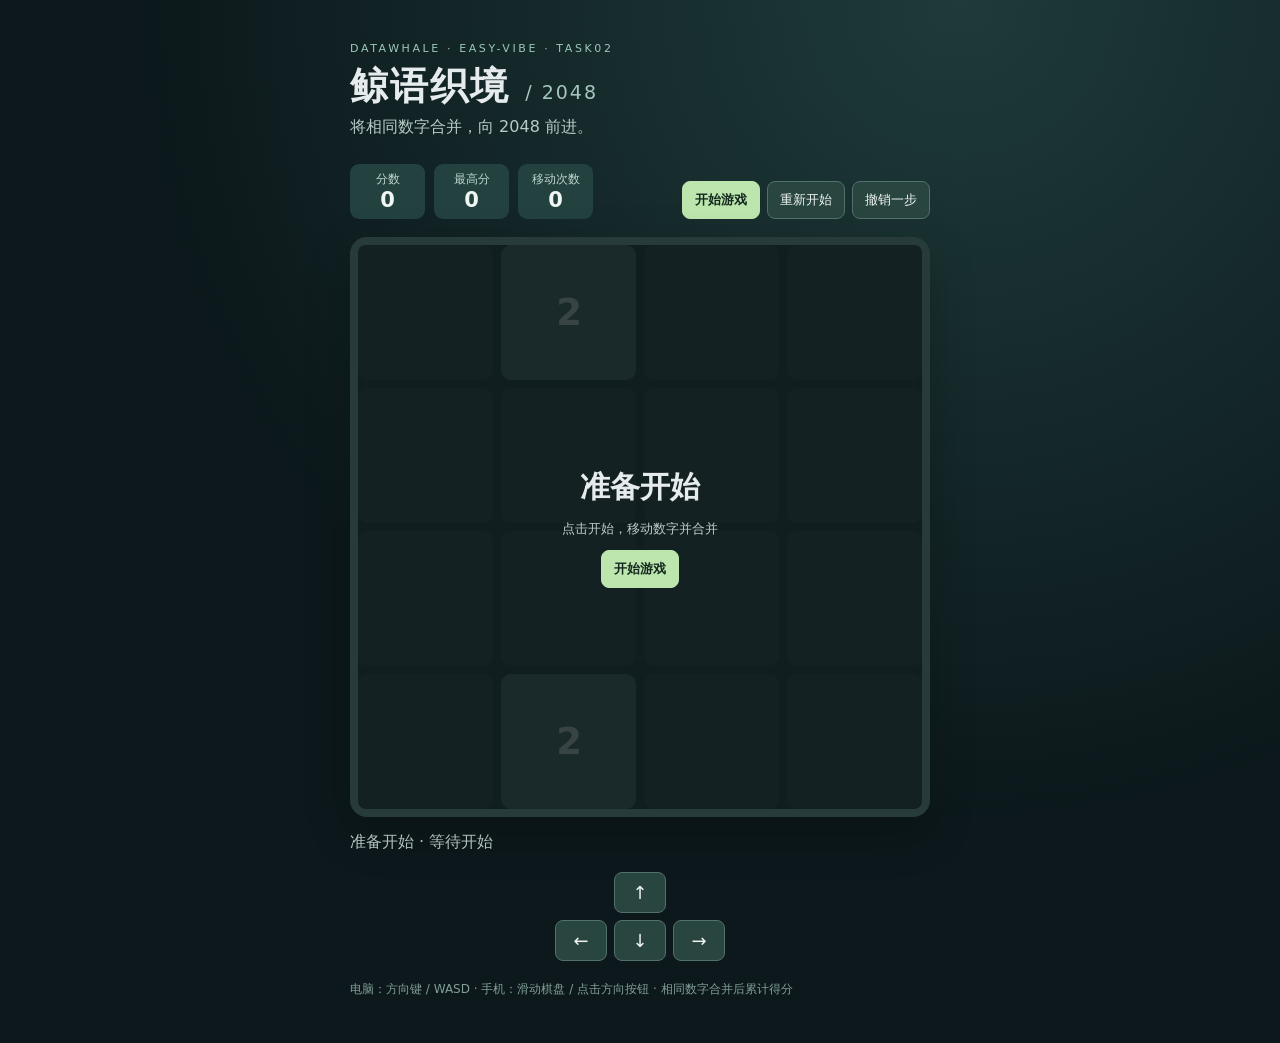
<file: Task02/2048/index.html>
<!doctype html>
<html lang="zh-CN"><head><meta charset="utf-8"><meta name="viewport" content="width=device-width,initial-scale=1">
<title>鲸语织境 · 2048</title><link rel="stylesheet" href="./style.css"></head>
<body><main class="wrap">
<header><div class="eyebrow">DATAWHALE · EASY-VIBE · TASK02</div><h1>鲸语织境 <span>/ 2048</span></h1><p>将相同数字合并，向 2048 前进。</p></header>
<section class="top"><div class="metrics"><div class="metric">分数<strong id="score">0</strong></div><div class="metric">最高分<strong id="best">0</strong></div><div class="metric">移动次数<strong id="moves">0</strong></div></div><div class="buttons"><button id="start" class="primary">开始游戏</button><button id="restart">重新开始</button><button id="undo">撤销一步</button></div></section>
<div class="game"><div id="board" class="board" role="grid" aria-label="2048 游戏棋盘"></div><div id="overlay" class="overlay"><strong id="over-title">准备开始</strong><span id="over-desc">点击开始后使用方向键或 WASD 移动</span><button id="overlay-button" class="primary">开始</button></div></div>
<p id="status" class="status" role="status">等待开始</p>
<div class="dpad" aria-label="触屏方向控制"><button data-move="up">↑</button><div><button data-move="left">←</button><button data-move="down">↓</button><button data-move="right">→</button></div></div>
<footer>电脑：方向键 / WASD · 手机：滑动棋盘 / 点击方向按钮 · 相同数字合并后累计得分</footer>
</main><script src="./game.js"></script><script src="./main.js"></script></body></html>
</file>
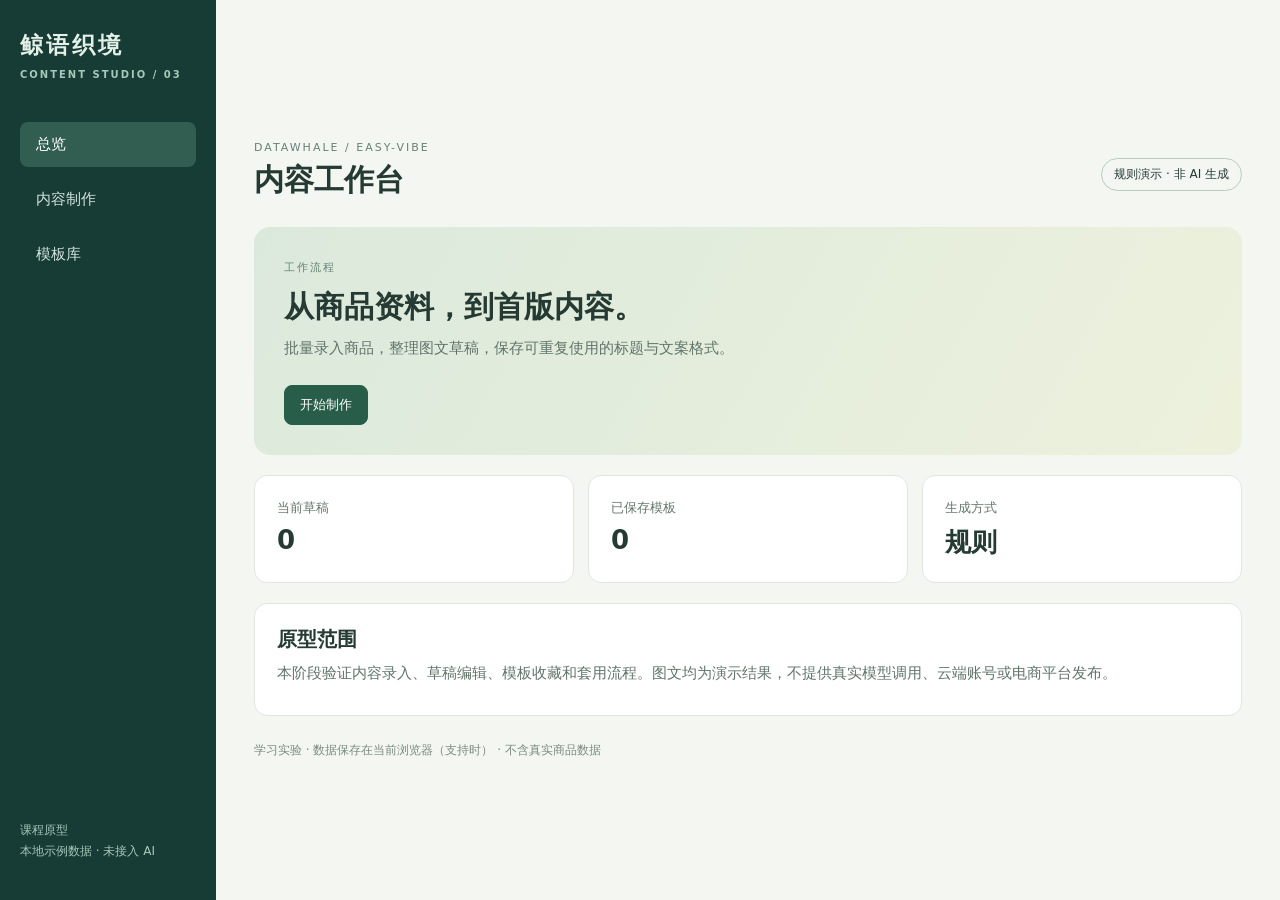
<file: Task03/content-workbench/index.html>
<!DOCTYPE html>
<html lang="zh-CN"><head><meta charset="utf-8"><meta name="viewport" content="width=device-width,initial-scale=1"><title>鲸语织境 · 内容工作台</title><link rel="stylesheet" href="style.css"></head>
<body><div class="shell"><aside id="sidebar"><div class="brand">鲸语织境<span>CONTENT STUDIO / 03</span></div><nav><a href="#overview" data-page="overview">总览</a><a href="#workspace" data-page="workspace">内容制作</a><a href="#templates" data-page="templates">模板库</a></nav><p class="note">课程原型<br>本地示例数据 · 未接入 AI</p></aside><main><header><div><div class="eyebrow">DATAWHALE / EASY-VIBE</div><h1 id="page-title">内容工作台</h1></div><span class="mode">规则演示 · 非 AI 生成</span></header>
<section id="overview" class="page"><div class="hero"><span class="eyebrow">工作流程</span><h2>从商品资料，到首版内容。</h2><p>批量录入商品，整理图文草稿，保存可重复使用的标题与文案格式。</p><a href="#workspace" class="button primary">开始制作</a></div><div class="metrics"><article><small>当前草稿</small><strong id="draft-count">0</strong></article><article><small>已保存模板</small><strong id="template-count">0</strong></article><article><small>生成方式</small><strong>规则</strong></article></div><div class="card"><h2>原型范围</h2><p>本阶段验证内容录入、草稿编辑、模板收藏和套用流程。图文均为演示结果，不提供真实模型调用、云端账号或电商平台发布。</p></div></section>
<section id="workspace" class="page" hidden><div class="card"><div class="section-head"><div><h2>01 商品资料</h2><p>每行一个商品，字段以竖线分隔；最多 30 条。</p></div><button id="example">载入示例</button></div><label for="products">名称 | 类别 | 特点 | 人群</label><textarea id="products" rows="5" placeholder="山野随行杯 | 户外水杯 | 轻便耐用 | 徒步爱好者"></textarea><div class="actions"><label>套用模板<select id="template-select"><option value="">默认格式</option></select></label><button id="generate" class="primary">生成草稿</button></div><p id="message" role="status"></p></div><div class="section-head"><div><h2>02 图文草稿</h2><p>可编辑标题与文案；主图为 HTML/CSS 信息卡示意。</p></div></div><div id="results" class="results"><p class="empty">录入商品后即可生成草稿。</p></div></section>
<section id="templates" class="page" hidden><div class="section-head"><div><h2>可复用内容模板</h2><p>支持 {name}、{category}、{features}、{audience} 四个变量。</p></div><a href="#workspace" class="button">返回制作</a></div><div class="card"><label>模板名称<input id="t-name" placeholder="例如：户外精选"></label><label>标题格式<input id="t-title" value="{audience}精选 · {name}"></label><label>文案格式<textarea id="t-copy" rows="2">{features}。适合{audience}。</textarea></label><button id="add-template" class="primary">保存模板</button><p id="template-message" role="status"></p></div><div id="template-list" class="results"></div></section>
<footer>学习实验 · 数据保存在当前浏览器（支持时） · 不含真实商品数据</footer></main></div><script src="core.js"></script><script src="app.js"></script></body></html>
</file>
<file: Task02/2048/style.css>
:root{font-family:system-ui,"Microsoft YaHei",sans-serif;color:#e6eced;background:#0c181b;color-scheme:dark}*{box-sizing:border-box}body{margin:0;min-height:100vh;background:radial-gradient(circle at 75% 0%,#1e3a3a 0%,#0c181b 58%)}.wrap{max-width:620px;margin:0 auto;padding:42px 20px}.eyebrow{font-size:11px;letter-spacing:2.6px;color:#9bc7ba}h1{margin:6px 0 0;font-size:38px;letter-spacing:2px}h1 span{font-weight:400;font-size:19px;color:#a4c6bd}header p{color:#b6ccc7;margin:5px 0 26px}.top{display:flex;justify-content:space-between;align-items:end;gap:18px;margin-bottom:18px}.metrics{display:flex;gap:9px;flex-wrap:wrap}.metric{background:#23413e;color:#bdd6cf;min-width:75px;padding:7px 13px;border-radius:9px;font-size:12px;text-align:center}.metric strong{display:block;font-size:21px;color:#f0f7f2;font-variant-numeric:tabular-nums}.buttons{display:flex;gap:7px;flex-wrap:wrap;justify-content:end}button{border:1px solid #51726b;border-radius:8px;background:#29453f;color:#f0f5f4;padding:9px 12px;font:inherit;font-size:13px;cursor:pointer}button:hover{background:#386257}.primary{background:#bce6ae;color:#14271e;border-color:#bce6ae;font-weight:650}.primary:hover{background:#d3f2ca}.game{position:relative;aspect-ratio:1;background:#263b3a;border:8px solid #263b3a;border-radius:17px;box-shadow:0 15px 48px #0003;touch-action:none}.board{height:100%;width:100%;display:grid;grid-template-columns:repeat(4,1fr);grid-template-rows:repeat(4,1fr);gap:8px}.tile{display:grid;place-items:center;border-radius:10px;background:#394d4b;color:#f1f9f4;font-size:clamp(18px,5vw,37px);font-weight:750;letter-spacing:-1px;transition:background .12s}.tile[data-v="2"]{background:#58746a}.tile[data-v="4"]{background:#6e9477}.tile[data-v="8"]{background:#a6a46a;color:#17221c}.tile[data-v="16"]{background:#d3b56c;color:#17221c}.tile[data-v="32"]{background:#df966c;color:#17221c}.tile[data-v="64"]{background:#df7962;color:#17221c}.tile[data-v="128"],.tile[data-v="256"]{background:#a0c5c1;color:#142427}.tile[data-v="512"],.tile[data-v="1024"],.tile[data-v="2048"]{background:#c2d6f4;color:#17263a;font-size:clamp(17px,4vw,32px)}.overlay{position:absolute;inset:0;border-radius:8px;background:#0c171acd;display:flex;justify-content:center;align-items:center;flex-direction:column;gap:12px;text-align:center;padding:20px}.overlay[hidden]{display:none}.overlay strong{font-size:30px}.overlay span{font-size:13px;color:#bfcec9}.status{color:#bfcec9;margin:15px 0 0;min-height:22px}.dpad{display:flex;flex-direction:column;align-items:center;gap:7px;margin:18px 0 0}.dpad>div{display:flex;gap:7px}.dpad button{min-width:52px;font-size:18px}footer{margin-top:18px;color:#819f97;font-size:12px;line-height:1.8}@media(max-width:620px){.top{flex-direction:column;align-items:start}.buttons{justify-content:start}.wrap{padding:22px 14px}.board{gap:5px}.game{border-width:5px}}
</file>
<file: Task03/content-workbench/style.css>
:root{font-family:system-ui,"Microsoft YaHei",sans-serif;color:#243a33;background:#f4f6f2;font-size:15px}*{box-sizing:border-box}body{margin:0}.shell{display:grid;grid-template-columns:216px minmax(0,1fr);min-height:100vh}aside{background:#173b35;color:#e3f0e7;padding:30px 20px;position:sticky;top:0;height:100vh;display:flex;flex-direction:column}.brand{font-size:23px;letter-spacing:3px;font-weight:650;margin-bottom:42px}.brand span{display:block;letter-spacing:2px;font-size:10px;color:#a6c8b9;margin-top:8px}nav{display:grid;gap:10px}nav a{color:#d3e4dd;padding:13px 16px;border-radius:8px;text-decoration:none}nav a.active{background:#315e50;color:white}.note{margin-top:auto;color:#a6c8b9;font-size:12px;line-height:1.8}main{max-width:1220px;width:100%;padding:34px 38px;margin:auto}header,.section-head{display:flex;align-items:center;justify-content:space-between;gap:16px;margin-bottom:20px}h1{font-size:30px;margin:6px 0}h2{font-size:20px;margin:0 0 8px}p{line-height:1.7;margin:7px 0;color:#61746a}.eyebrow{font-size:11px;letter-spacing:2px;color:#648275}.mode{font-size:12px;border:1px solid #b8cbc0;padding:7px 12px;border-radius:30px;white-space:nowrap}.hero{border-radius:16px;background:linear-gradient(120deg,#dbe9dc,#edf1dc);padding:30px;margin-bottom:20px}.hero h2{font-size:30px;margin-top:12px}.hero .button{margin-top:16px}.metrics{display:grid;grid-template-columns:repeat(3,1fr);gap:14px;margin-bottom:20px}.metrics article,.card{background:#fff;border:1px solid #e0e7de;border-radius:13px;padding:22px}.metrics strong{display:block;font-size:26px;margin-top:8px}.metrics small{color:#64776c}.card{margin-bottom:22px}button,.button{display:inline-block;border:1px solid #b9cabf;background:white;color:#244639;border-radius:8px;padding:10px 15px;font:inherit;font-size:13px;cursor:pointer;text-decoration:none}.primary{background:#285d49;color:#fff;border-color:#285d49}.primary:hover{background:#1d4637}label{display:block;font-size:13px;color:#526a5c;margin:10px 0}input,textarea,select{display:block;width:100%;background:#f8faf7;border:1px solid #d1dbd0;border-radius:8px;padding:12px;font:inherit;color:#263b31;margin-top:7px}textarea{resize:vertical}.actions{display:flex;gap:14px;align-items:end}.actions label{flex:1;margin:0}.actions button{margin-bottom:0}.results{display:grid;grid-template-columns:repeat(2,minmax(0,1fr));gap:18px}.result{background:white;border:1px solid #dce5da;border-radius:13px;padding:17px;min-width:0}.poster{min-height:150px;border-radius:8px;padding:23px;display:flex;flex-direction:column;justify-content:center;background:linear-gradient(135deg,#dce8ce,#bcd6cb);overflow-wrap:anywhere}.poster small{letter-spacing:2px;color:#527662}.poster strong{font-size:27px;margin:8px 0}.poster span{font-size:13px;color:#355a46}.result label{margin:12px 0}.result .actions{align-items:center;flex-wrap:wrap}.empty{padding:20px}.error{color:#a62e2b}footer{font-size:12px;color:#7a8b80;margin-top:26px}.single{display:block}.single main{max-width:1050px}.single aside{display:none}[hidden]{display:none!important}@media(max-width:760px){.shell{display:block}aside{position:static;height:auto;padding:15px 20px}.brand{margin-bottom:12px}nav{display:flex;flex-wrap:wrap}.note{display:none}main{padding:22px 15px}.results{grid-template-columns:1fr}.metrics{gap:8px}.metrics article{padding:12px}.hero h2{font-size:24px}header{align-items:flex-start;flex-direction:column}}
</file>
